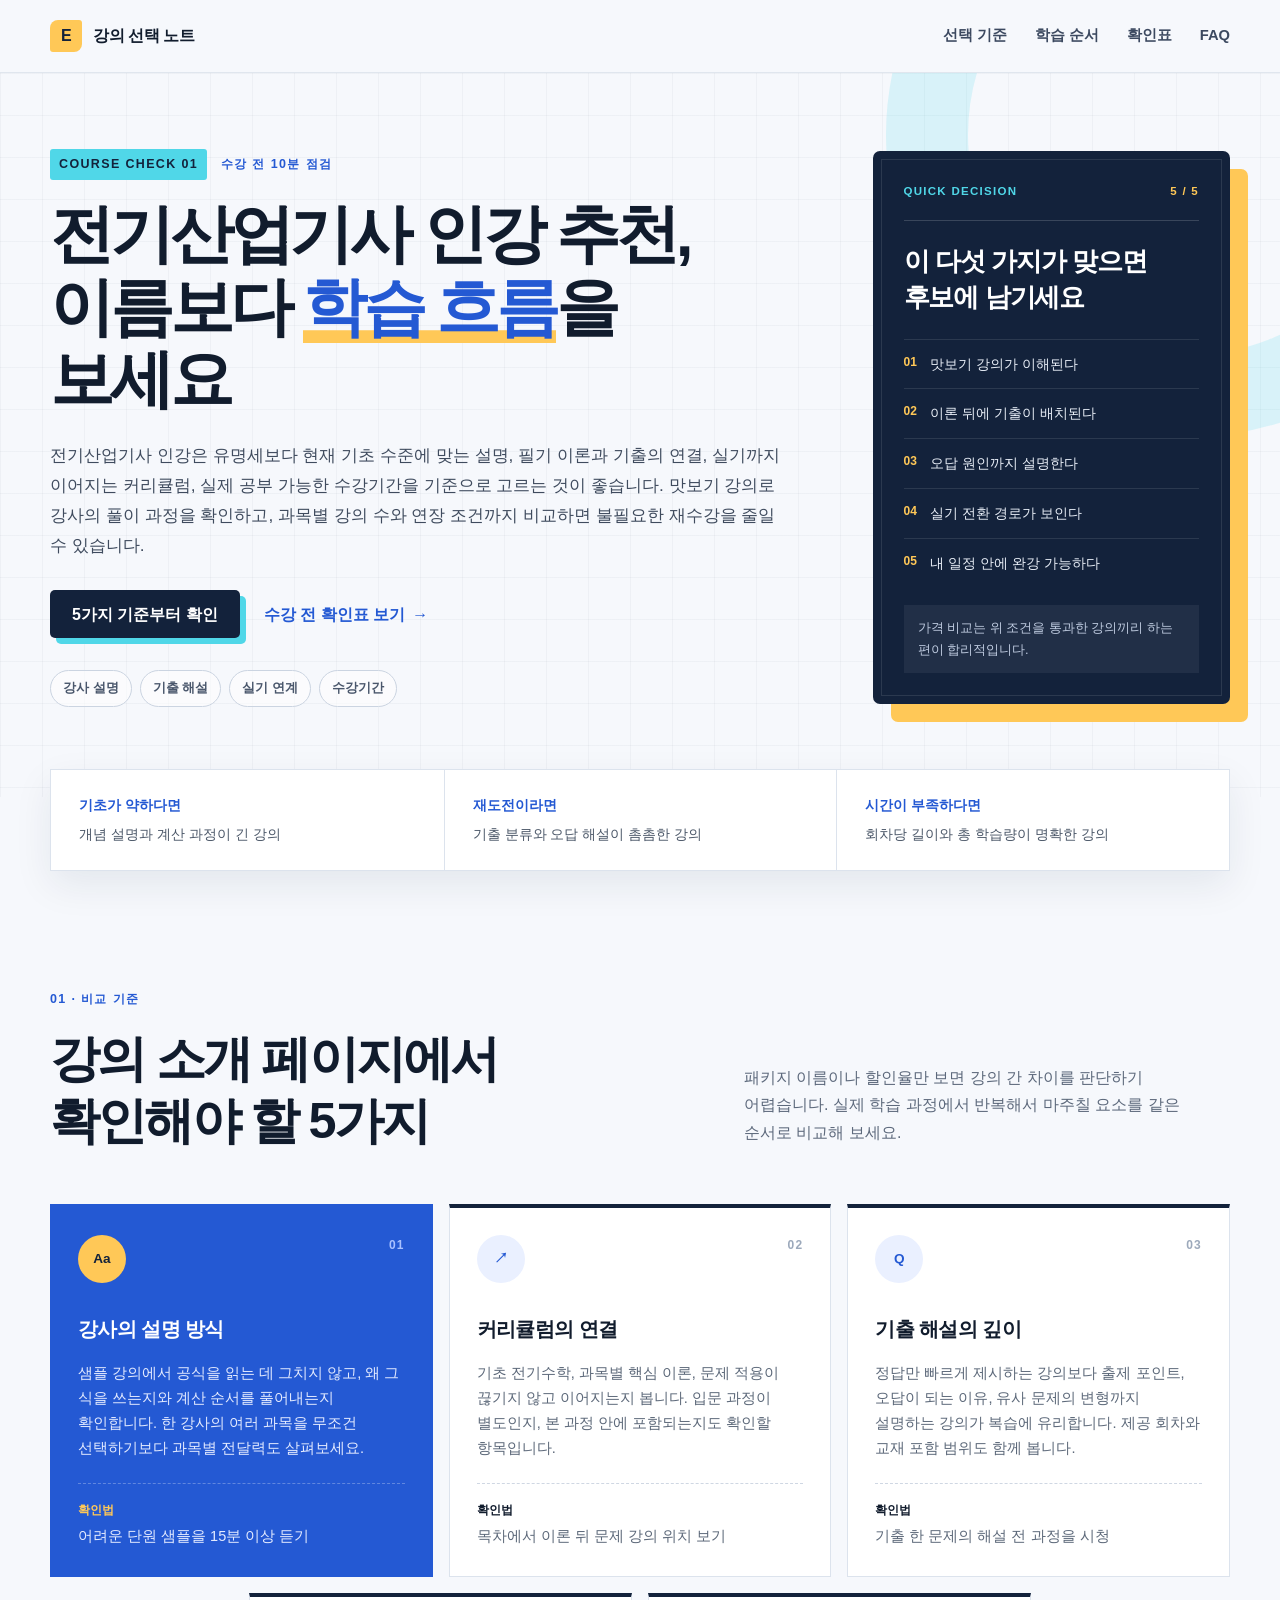
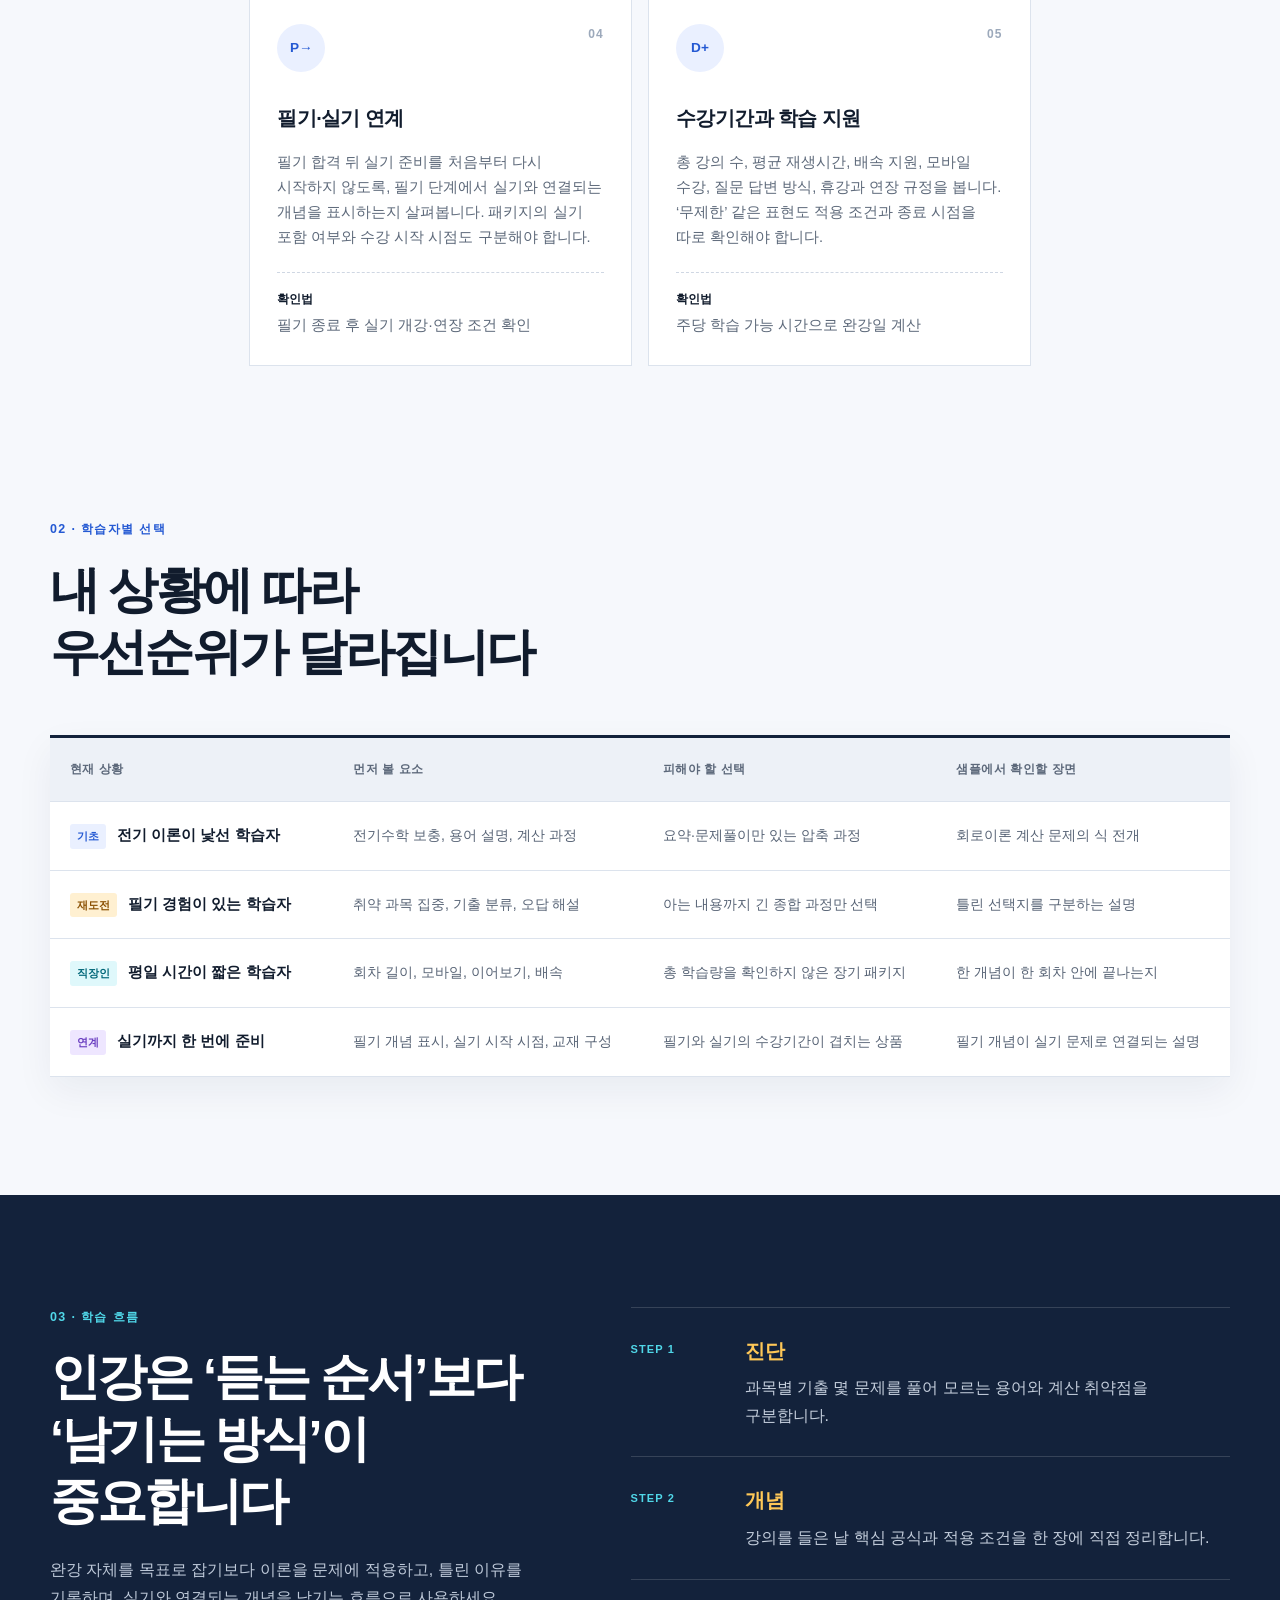
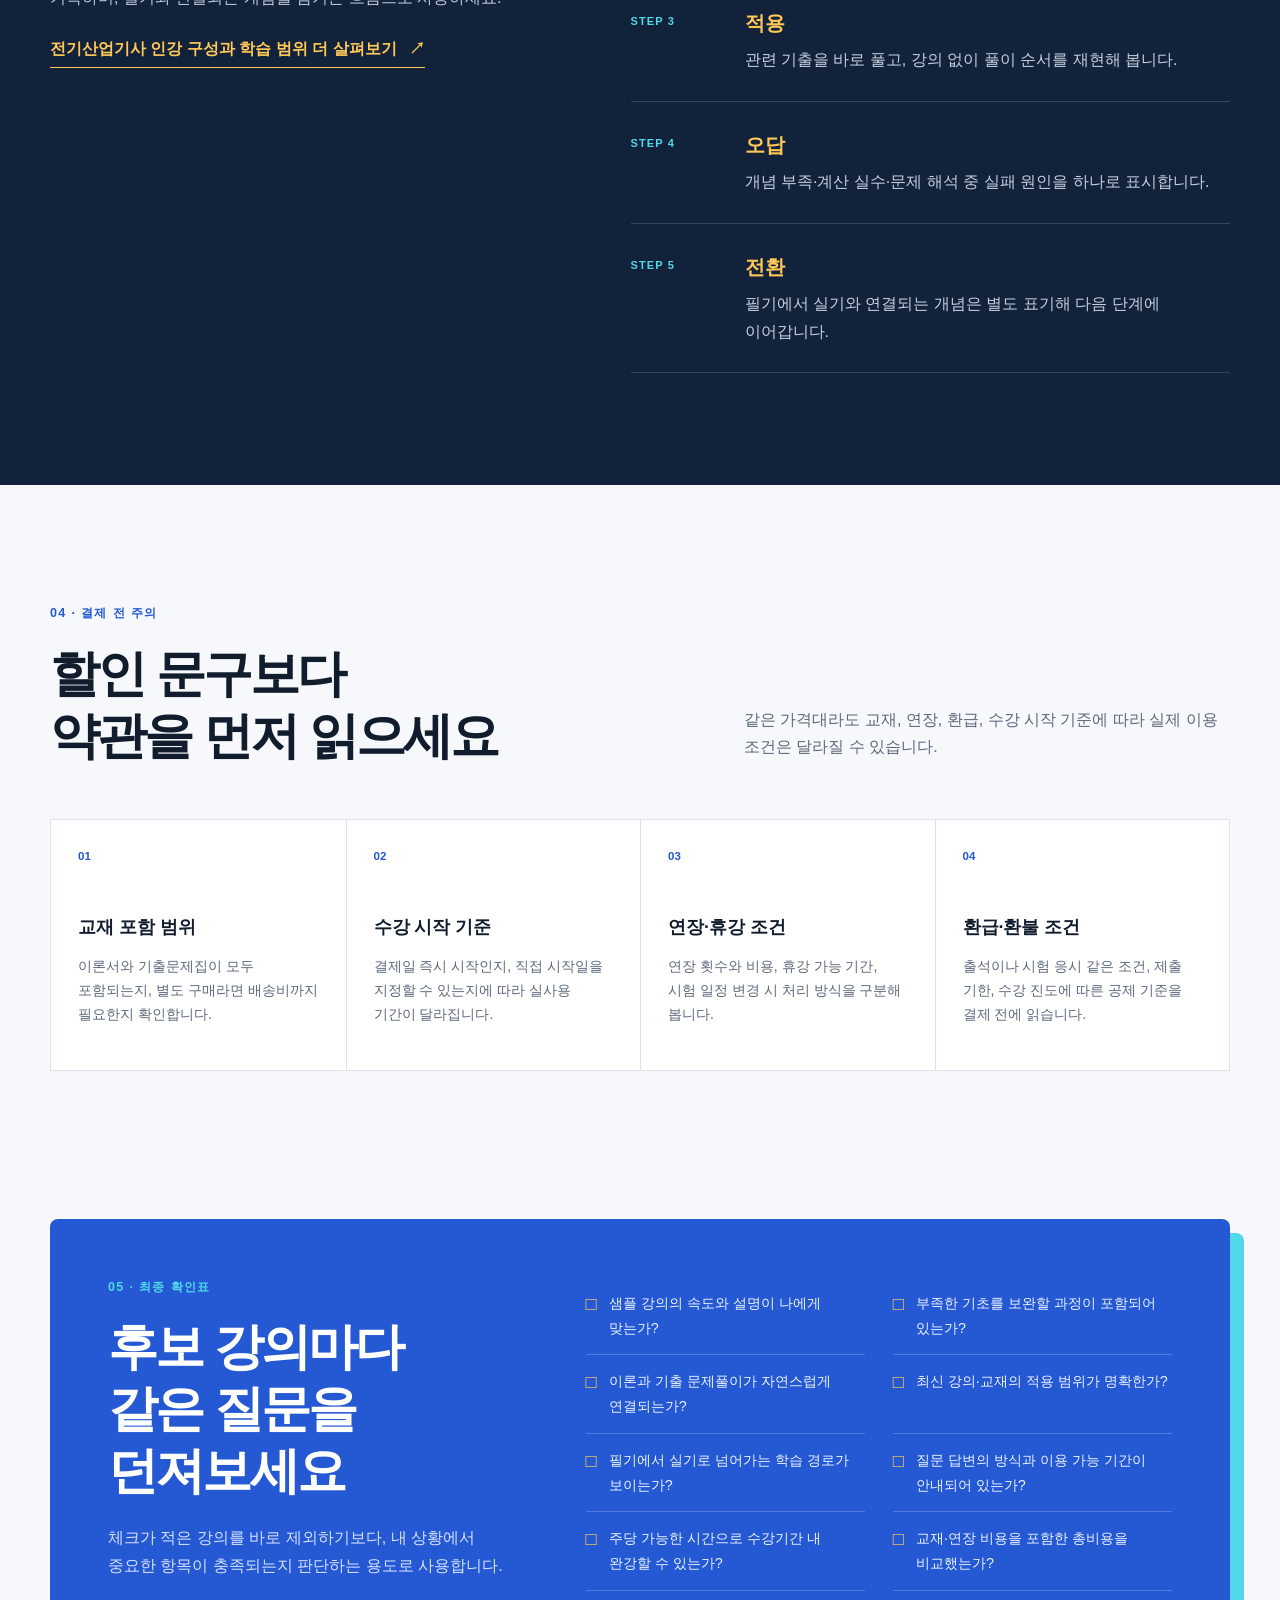
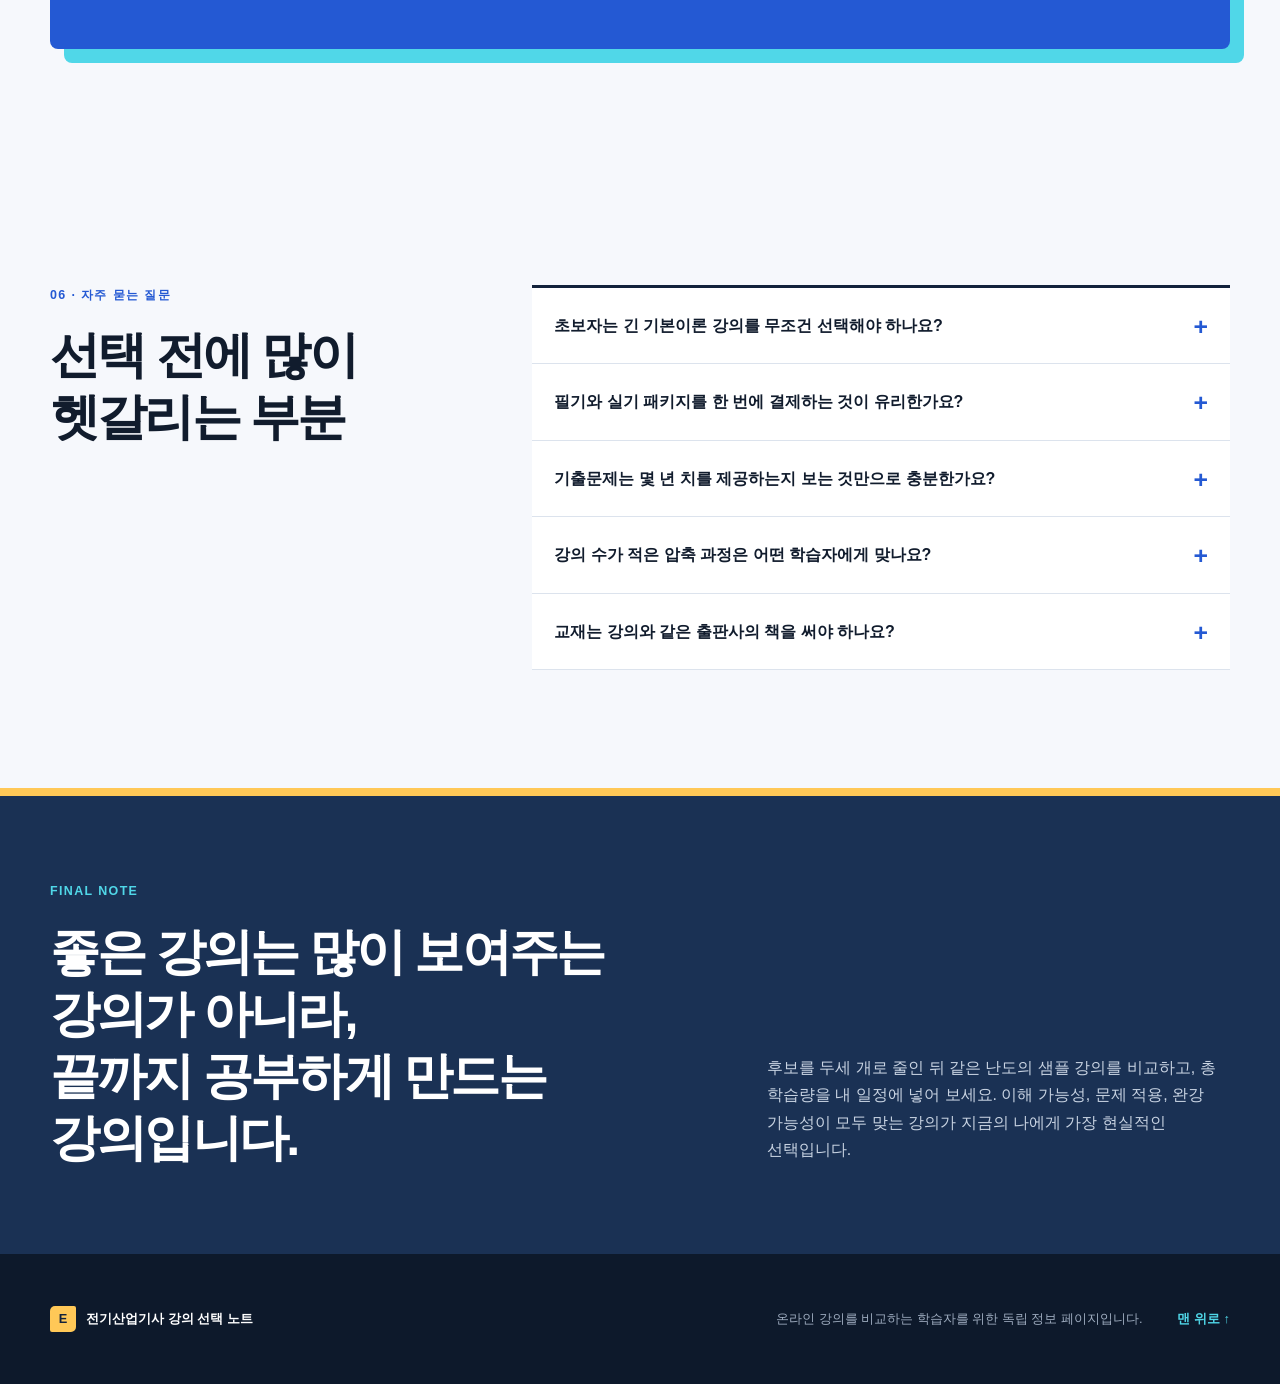
<file: index.html>
<!doctype html>
<html lang="ko">
<head>
  <meta charset="utf-8">
  <meta name="viewport" content="width=device-width, initial-scale=1">
  <title>전기산업기사 인강 추천 기준 | 강사·커리큘럼·기출·실기 비교 가이드</title>
  <meta name="description" content="전기산업기사 인강 추천 시 강사 설명 방식, 필기 커리큘럼, 기출 해설, 실기 연계, 수강기간과 학습 지원을 비교하는 현실적인 선택 기준을 정리했습니다.">
  <meta name="robots" content="index, follow">
  <link rel="canonical" href="https://electric-industrial-course-guide.github.io/">
  <link rel="icon" type="image/svg+xml" href="favicon.svg">
  <meta property="og:type" content="article">
  <meta property="og:locale" content="ko_KR">
  <meta property="og:site_name" content="전기산업기사 강의 선택 노트">
  <meta property="og:title" content="전기산업기사 인강 추천 기준">
  <meta property="og:description" content="강사, 커리큘럼, 기출, 실기 연계와 수강기간을 한 번에 비교하는 학습자 중심 가이드">
  <meta property="og:url" content="https://electric-industrial-course-guide.github.io/">
  <meta name="twitter:card" content="summary">
  <meta name="twitter:title" content="전기산업기사 인강 추천 기준">
  <meta name="twitter:description" content="나에게 맞는 전기산업기사 온라인 강의를 고르는 비교 기준과 학습 순서">
  <link rel="stylesheet" href="style.css">
  <script type="application/ld+json">
  {
    "@context": "https://schema.org",
    "@type": "Article",
    "headline": "전기산업기사 인강 추천 기준",
    "description": "전기산업기사 온라인 강의를 고를 때 확인할 강사, 커리큘럼, 기출, 실기 연계와 수강기간 비교 기준",
    "inLanguage": "ko-KR",
    "mainEntityOfPage": "https://electric-industrial-course-guide.github.io/",
    "url": "https://electric-industrial-course-guide.github.io/"
  }
  </script>
</head>
<body>
  <a class="skip-link" href="#main">본문으로 바로가기</a>
  <header class="site-header">
    <div class="header-inner">
      <a class="brand" href="#top" aria-label="전기산업기사 강의 선택 노트 처음으로"><span class="brand-mark" aria-hidden="true">E</span><span>강의 선택 노트</span></a>
      <nav aria-label="주요 메뉴"><a href="#criteria">선택 기준</a><a href="#roadmap">학습 순서</a><a href="#checklist">확인표</a><a href="#faq">FAQ</a></nav>
    </div>
  </header>

  <main id="main">
    <section class="hero" id="top">
      <div class="hero-grid">
        <div class="hero-copy">
          <p class="eyebrow"><span>COURSE CHECK 01</span> 수강 전 10분 점검</p>
          <h1>전기산업기사 인강 추천,<br>이름보다 <em>학습 흐름</em>을 보세요</h1>
          <p class="lead">전기산업기사 인강은 유명세보다 현재 기초 수준에 맞는 설명, 필기 이론과 기출의 연결, 실기까지 이어지는 커리큘럼, 실제 공부 가능한 수강기간을 기준으로 고르는 것이 좋습니다. 맛보기 강의로 강사의 풀이 과정을 확인하고, 과목별 강의 수와 연장 조건까지 비교하면 불필요한 재수강을 줄일 수 있습니다.</p>
          <div class="hero-actions"><a class="button primary" href="#criteria">5가지 기준부터 확인</a><a class="button text-button" href="#checklist">수강 전 확인표 보기 <span aria-hidden="true">→</span></a></div>
          <ul class="quick-tags" aria-label="핵심 비교 항목"><li>강사 설명</li><li>기출 해설</li><li>실기 연계</li><li>수강기간</li></ul>
        </div>
        <aside class="decision-card" aria-labelledby="decision-title">
          <div class="card-topline"><span>QUICK DECISION</span><span class="card-number">5 / 5</span></div>
          <h2 id="decision-title">이 다섯 가지가 맞으면<br>후보에 남기세요</h2>
          <ol class="mini-checklist">
            <li><span>01</span>맛보기 강의가 이해된다</li><li><span>02</span>이론 뒤에 기출이 배치된다</li><li><span>03</span>오답 원인까지 설명한다</li><li><span>04</span>실기 전환 경로가 보인다</li><li><span>05</span>내 일정 안에 완강 가능하다</li>
          </ol>
          <p class="card-note">가격 비교는 위 조건을 통과한 강의끼리 하는 편이 합리적입니다.</p>
        </aside>
      </div>
    </section>

    <section class="signal-strip" aria-label="추천 판단 요약">
      <div><strong>기초가 약하다면</strong><span>개념 설명과 계산 과정이 긴 강의</span></div><div><strong>재도전이라면</strong><span>기출 분류와 오답 해설이 촘촘한 강의</span></div><div><strong>시간이 부족하다면</strong><span>회차당 길이와 총 학습량이 명확한 강의</span></div>
    </section>

    <section class="section criteria-section" id="criteria">
      <div class="section-heading"><div><p class="section-kicker">01 · 비교 기준</p><h2>강의 소개 페이지에서<br>확인해야 할 5가지</h2></div><p>패키지 이름이나 할인율만 보면 강의 간 차이를 판단하기 어렵습니다. 실제 학습 과정에서 반복해서 마주칠 요소를 같은 순서로 비교해 보세요.</p></div>
      <div class="criteria-grid">
        <article class="criterion featured"><span class="criterion-index">01</span><div class="criterion-icon" aria-hidden="true">Aa</div><h3>강사의 설명 방식</h3><p>샘플 강의에서 공식을 읽는 데 그치지 않고, 왜 그 식을 쓰는지와 계산 순서를 풀어내는지 확인합니다. 한 강사의 여러 과목을 무조건 선택하기보다 과목별 전달력도 살펴보세요.</p><p class="test-line"><strong>확인법</strong> 어려운 단원 샘플을 15분 이상 듣기</p></article>
        <article class="criterion"><span class="criterion-index">02</span><div class="criterion-icon" aria-hidden="true">↗</div><h3>커리큘럼의 연결</h3><p>기초 전기수학, 과목별 핵심 이론, 문제 적용이 끊기지 않고 이어지는지 봅니다. 입문 과정이 별도인지, 본 과정 안에 포함되는지도 확인할 항목입니다.</p><p class="test-line"><strong>확인법</strong> 목차에서 이론 뒤 문제 강의 위치 보기</p></article>
        <article class="criterion"><span class="criterion-index">03</span><div class="criterion-icon" aria-hidden="true">Q</div><h3>기출 해설의 깊이</h3><p>정답만 빠르게 제시하는 강의보다 출제 포인트, 오답이 되는 이유, 유사 문제의 변형까지 설명하는 강의가 복습에 유리합니다. 제공 회차와 교재 포함 범위도 함께 봅니다.</p><p class="test-line"><strong>확인법</strong> 기출 한 문제의 해설 전 과정을 시청</p></article>
        <article class="criterion"><span class="criterion-index">04</span><div class="criterion-icon" aria-hidden="true">P→</div><h3>필기·실기 연계</h3><p>필기 합격 뒤 실기 준비를 처음부터 다시 시작하지 않도록, 필기 단계에서 실기와 연결되는 개념을 표시하는지 살펴봅니다. 패키지의 실기 포함 여부와 수강 시작 시점도 구분해야 합니다.</p><p class="test-line"><strong>확인법</strong> 필기 종료 후 실기 개강·연장 조건 확인</p></article>
        <article class="criterion"><span class="criterion-index">05</span><div class="criterion-icon" aria-hidden="true">D+</div><h3>수강기간과 학습 지원</h3><p>총 강의 수, 평균 재생시간, 배속 지원, 모바일 수강, 질문 답변 방식, 휴강과 연장 규정을 봅니다. ‘무제한’ 같은 표현도 적용 조건과 종료 시점을 따로 확인해야 합니다.</p><p class="test-line"><strong>확인법</strong> 주당 학습 가능 시간으로 완강일 계산</p></article>
      </div>
    </section>

    <section class="section fit-section" id="fit">
      <div class="section-heading compact"><div><p class="section-kicker">02 · 학습자별 선택</p><h2>내 상황에 따라<br>우선순위가 달라집니다</h2></div></div>
      <div class="fit-table-wrap" role="region" aria-label="학습자 상황별 강의 선택표" tabindex="0">
        <table class="fit-table"><thead><tr><th scope="col">현재 상황</th><th scope="col">먼저 볼 요소</th><th scope="col">피해야 할 선택</th><th scope="col">샘플에서 확인할 장면</th></tr></thead><tbody>
          <tr><th scope="row"><span class="level beginner">기초</span> 전기 이론이 낯선 학습자</th><td>전기수학 보충, 용어 설명, 계산 과정</td><td>요약·문제풀이만 있는 압축 과정</td><td>회로이론 계산 문제의 식 전개</td></tr>
          <tr><th scope="row"><span class="level retry">재도전</span> 필기 경험이 있는 학습자</th><td>취약 과목 집중, 기출 분류, 오답 해설</td><td>아는 내용까지 긴 종합 과정만 선택</td><td>틀린 선택지를 구분하는 설명</td></tr>
          <tr><th scope="row"><span class="level worker">직장인</span> 평일 시간이 짧은 학습자</th><td>회차 길이, 모바일, 이어보기, 배속</td><td>총 학습량을 확인하지 않은 장기 패키지</td><td>한 개념이 한 회차 안에 끝나는지</td></tr>
          <tr><th scope="row"><span class="level practical">연계</span> 실기까지 한 번에 준비</th><td>필기 개념 표시, 실기 시작 시점, 교재 구성</td><td>필기와 실기의 수강기간이 겹치는 상품</td><td>필기 개념이 실기 문제로 연결되는 설명</td></tr>
        </tbody></table>
      </div>
    </section>

    <section class="section roadmap-section" id="roadmap">
      <div class="roadmap-layout">
        <div class="roadmap-intro"><p class="section-kicker light">03 · 학습 흐름</p><h2>인강은 ‘듣는 순서’보다<br>‘남기는 방식’이 중요합니다</h2><p>완강 자체를 목표로 잡기보다 이론을 문제에 적용하고, 틀린 이유를 기록하며, 실기와 연결되는 개념을 남기는 흐름으로 사용하세요.</p><a class="inline-link" href="https://engineerlab-guide.netlify.app/electric-industrial/">전기산업기사 인강 구성과 학습 범위 더 살펴보기 <span aria-hidden="true">↗</span></a></div>
        <ol class="roadmap-list">
          <li><span class="step">STEP 1</span><div><h3>진단</h3><p>과목별 기출 몇 문제를 풀어 모르는 용어와 계산 취약점을 구분합니다.</p></div></li>
          <li><span class="step">STEP 2</span><div><h3>개념</h3><p>강의를 들은 날 핵심 공식과 적용 조건을 한 장에 직접 정리합니다.</p></div></li>
          <li><span class="step">STEP 3</span><div><h3>적용</h3><p>관련 기출을 바로 풀고, 강의 없이 풀이 순서를 재현해 봅니다.</p></div></li>
          <li><span class="step">STEP 4</span><div><h3>오답</h3><p>개념 부족·계산 실수·문제 해석 중 실패 원인을 하나로 표시합니다.</p></div></li>
          <li><span class="step">STEP 5</span><div><h3>전환</h3><p>필기에서 실기와 연결되는 개념은 별도 표기해 다음 단계에 이어갑니다.</p></div></li>
        </ol>
      </div>
    </section>

    <section class="section warning-section" id="warning">
      <div class="section-heading"><div><p class="section-kicker">04 · 결제 전 주의</p><h2>할인 문구보다<br>약관을 먼저 읽으세요</h2></div><p>같은 가격대라도 교재, 연장, 환급, 수강 시작 기준에 따라 실제 이용 조건은 달라질 수 있습니다.</p></div>
      <div class="warning-grid">
        <article><span aria-hidden="true">01</span><h3>교재 포함 범위</h3><p>이론서와 기출문제집이 모두 포함되는지, 별도 구매라면 배송비까지 필요한지 확인합니다.</p></article>
        <article><span aria-hidden="true">02</span><h3>수강 시작 기준</h3><p>결제일 즉시 시작인지, 직접 시작일을 지정할 수 있는지에 따라 실사용 기간이 달라집니다.</p></article>
        <article><span aria-hidden="true">03</span><h3>연장·휴강 조건</h3><p>연장 횟수와 비용, 휴강 가능 기간, 시험 일정 변경 시 처리 방식을 구분해 봅니다.</p></article>
        <article><span aria-hidden="true">04</span><h3>환급·환불 조건</h3><p>출석이나 시험 응시 같은 조건, 제출 기한, 수강 진도에 따른 공제 기준을 결제 전에 읽습니다.</p></article>
      </div>
    </section>

    <section class="section checklist-section" id="checklist">
      <div class="checklist-panel">
        <div class="checklist-title"><p class="section-kicker light">05 · 최종 확인표</p><h2>후보 강의마다<br>같은 질문을 던져보세요</h2><p>체크가 적은 강의를 바로 제외하기보다, 내 상황에서 중요한 항목이 충족되는지 판단하는 용도로 사용합니다.</p></div>
        <div class="check-items">
          <p><span aria-hidden="true">□</span> 샘플 강의의 속도와 설명이 나에게 맞는가?</p><p><span aria-hidden="true">□</span> 부족한 기초를 보완할 과정이 포함되어 있는가?</p><p><span aria-hidden="true">□</span> 이론과 기출 문제풀이가 자연스럽게 연결되는가?</p><p><span aria-hidden="true">□</span> 최신 강의·교재의 적용 범위가 명확한가?</p><p><span aria-hidden="true">□</span> 필기에서 실기로 넘어가는 학습 경로가 보이는가?</p><p><span aria-hidden="true">□</span> 질문 답변의 방식과 이용 가능 기간이 안내되어 있는가?</p><p><span aria-hidden="true">□</span> 주당 가능한 시간으로 수강기간 내 완강할 수 있는가?</p><p><span aria-hidden="true">□</span> 교재·연장 비용을 포함한 총비용을 비교했는가?</p>
        </div>
      </div>
    </section>

    <section class="section faq-section" id="faq">
      <div class="faq-heading"><p class="section-kicker">06 · 자주 묻는 질문</p><h2>선택 전에 많이 헷갈리는 부분</h2></div>
      <div class="faq-list">
        <details><summary>초보자는 긴 기본이론 강의를 무조건 선택해야 하나요?</summary><p>강의 길이보다 설명 범위가 중요합니다. 전기수학과 핵심 용어를 보완할 수 있는지, 계산 과정을 생략하지 않는지 먼저 보세요. 이미 아는 단원을 건너뛸 수 있도록 강의가 세분화되어 있으면 전체 과정이 길어도 시간을 조절하기 쉽습니다.</p></details>
        <details><summary>필기와 실기 패키지를 한 번에 결제하는 것이 유리한가요?</summary><p>실기까지 이어서 준비할 계획이 분명하고 수강기간이 충분하다면 편리할 수 있습니다. 다만 필기 준비 기간에 실기 수강기간이 함께 줄어드는지, 필기 불합격 시 연장할 수 있는지, 각각 구매할 때의 총비용과 비교했는지 확인해야 합니다.</p></details>
        <details><summary>기출문제는 몇 년 치를 제공하는지 보는 것만으로 충분한가요?</summary><p>제공 범위와 함께 해설 방식을 확인하는 편이 좋습니다. 문제 유형을 단원별로 묶어 주는지, 오답 선택지의 이유를 설명하는지, 유사한 변형에 적용할 기준을 알려주는지가 실제 복습 효율에 더 직접적인 영향을 줍니다.</p></details>
        <details><summary>강의 수가 적은 압축 과정은 어떤 학습자에게 맞나요?</summary><p>기본 개념을 이미 공부했고 취약점을 특정할 수 있는 학습자에게 맞을 가능성이 높습니다. 처음 준비한다면 압축 과정의 샘플에서 용어와 식 전개가 이해되는지 확인하고, 부족한 부분을 보완할 별도 기초 강좌가 있는지도 살펴보세요.</p></details>
        <details><summary>교재는 강의와 같은 출판사의 책을 써야 하나요?</summary><p>판서 순서, 문제 번호, 정오표 안내가 강의와 연동된다면 지정 교재가 편리합니다. 다른 교재를 사용하려면 강의 목차와 단원 구성이 대응되는지, 강사가 화면에 문제를 충분히 제시하는지부터 확인하는 것이 좋습니다.</p></details>
      </div>
    </section>

    <section class="closing"><div><p class="section-kicker light">FINAL NOTE</p><h2>좋은 강의는 많이 보여주는 강의가 아니라,<br>끝까지 공부하게 만드는 강의입니다.</h2></div><p>후보를 두세 개로 줄인 뒤 같은 난도의 샘플 강의를 비교하고, 총 학습량을 내 일정에 넣어 보세요. 이해 가능성, 문제 적용, 완강 가능성이 모두 맞는 강의가 지금의 나에게 가장 현실적인 선택입니다.</p></section>
  </main>
  <footer><div class="footer-inner"><div class="footer-brand"><span aria-hidden="true">E</span><strong>전기산업기사 강의 선택 노트</strong></div><p>온라인 강의를 비교하는 학습자를 위한 독립 정보 페이지입니다.</p><a href="#top">맨 위로 ↑</a></div></footer>
</body>
</html>
</file>
<file: style.css>
:root{--ink:#111c2d;--navy:#13223b;--navy-2:#1a3154;--blue:#2459d3;--cyan:#50d7e8;--amber:#ffc857;--paper:#f6f8fc;--white:#fff;--muted:#5d697c;--line:#dce3ed;--soft-blue:#eaf0ff;--max:1180px}
*{box-sizing:border-box}html{scroll-behavior:smooth}body{margin:0;color:var(--ink);background:var(--paper);font-family:"Pretendard","Noto Sans KR","Apple SD Gothic Neo","Malgun Gothic",sans-serif;font-size:16px;line-height:1.72;word-break:keep-all}a{color:inherit}.skip-link{position:fixed;z-index:100;top:-100px;left:16px;padding:10px 16px;color:#fff;background:var(--blue)}.skip-link:focus{top:12px}
.site-header{position:sticky;z-index:20;top:0;border-bottom:1px solid rgba(220,227,237,.85);background:rgba(246,248,252,.92);backdrop-filter:blur(14px)}.header-inner{width:min(calc(100% - 40px),var(--max));min-height:72px;margin:auto;display:flex;align-items:center;justify-content:space-between;gap:28px}.brand{display:inline-flex;align-items:center;gap:11px;font-weight:800;text-decoration:none;letter-spacing:-.03em}.brand-mark{width:32px;height:32px;display:grid;place-items:center;color:var(--navy);background:var(--amber);border-radius:8px 3px 8px 3px;font-weight:900}nav{display:flex;gap:28px}nav a{color:#3c4960;font-size:.92rem;font-weight:700;text-decoration:none}nav a:hover,nav a:focus-visible{color:var(--blue)}
.hero{position:relative;overflow:hidden;padding:76px 20px 90px;background:linear-gradient(rgba(19,34,59,.035) 1px,transparent 1px),linear-gradient(90deg,rgba(19,34,59,.035) 1px,transparent 1px),var(--paper);background-size:42px 42px}.hero:before{content:"";position:absolute;width:440px;height:440px;right:-210px;top:-240px;border:82px solid rgba(80,215,232,.18);border-radius:50%}.hero-grid{position:relative;width:min(100%,var(--max));margin:auto;display:grid;grid-template-columns:minmax(0,1.35fr) minmax(320px,.65fr);gap:80px;align-items:center}.eyebrow,.section-kicker{margin:0 0 18px;color:var(--blue);font-size:.78rem;font-weight:900;letter-spacing:.11em;text-transform:uppercase}.eyebrow span{display:inline-block;margin-right:9px;padding:5px 9px;color:var(--navy);background:var(--cyan);border-radius:3px}h1,h2,h3,p{margin-top:0}h1{max-width:780px;margin-bottom:26px;font-size:clamp(2.55rem,5vw,4.75rem);line-height:1.13;letter-spacing:-.065em}h1 em{color:var(--blue);font-style:normal;box-shadow:inset 0 -.2em var(--amber)}.lead{max-width:760px;margin-bottom:30px;color:#3f4b5e;font-size:1.08rem}.hero-actions{display:flex;align-items:center;gap:16px;margin-bottom:32px}.button{display:inline-flex;align-items:center;min-height:48px;font-weight:800;text-decoration:none}.button.primary{padding:0 22px;color:#fff;background:var(--navy);border-radius:5px;box-shadow:6px 6px 0 var(--cyan)}.button.primary:hover{transform:translate(2px,2px);box-shadow:4px 4px 0 var(--cyan)}.text-button{padding:0 8px;color:var(--blue)}.text-button span{margin-left:7px}.quick-tags{display:flex;flex-wrap:wrap;gap:8px;margin:0;padding:0;list-style:none}.quick-tags li{padding:6px 12px;border:1px solid #cbd4e1;border-radius:99px;color:#4a576c;font-size:.82rem;font-weight:700;background:rgba(255,255,255,.55)}
.decision-card{position:relative;padding:31px;color:#fff;background:var(--navy);border-radius:7px;box-shadow:18px 18px 0 var(--amber)}.decision-card:before{content:"";position:absolute;inset:8px;border:1px solid rgba(255,255,255,.1);pointer-events:none}.card-topline{display:flex;justify-content:space-between;padding-bottom:18px;border-bottom:1px solid rgba(255,255,255,.16);color:var(--cyan);font-size:.72rem;font-weight:900;letter-spacing:.11em}.card-number{color:var(--amber)}.decision-card h2{margin:23px 0;font-size:1.65rem;line-height:1.35;letter-spacing:-.04em}.mini-checklist{margin:0;padding:0;list-style:none}.mini-checklist li{display:flex;gap:13px;padding:12px 0;border-top:1px solid rgba(255,255,255,.1);color:#e7edf6;font-size:.9rem}.mini-checklist li span{color:var(--amber);font-size:.75rem;font-weight:900}.card-note{margin:18px 0 0;padding:12px 14px;color:#bfcbe0;background:rgba(255,255,255,.06);font-size:.8rem}
.signal-strip{display:grid;grid-template-columns:repeat(3,1fr);width:min(calc(100% - 40px),var(--max));margin:-28px auto 0;position:relative;z-index:2;border:1px solid var(--line);background:#fff;box-shadow:0 14px 38px rgba(19,34,59,.08)}.signal-strip div{padding:24px 28px}.signal-strip div+div{border-left:1px solid var(--line)}.signal-strip strong,.signal-strip span{display:block}.signal-strip strong{margin-bottom:4px;color:var(--blue);font-size:.86rem}.signal-strip span{color:#4c5869;font-size:.88rem}
.section{width:min(calc(100% - 40px),var(--max));margin:auto;padding:118px 0}.section-heading{display:grid;grid-template-columns:1.1fr .9fr;gap:100px;align-items:end;margin-bottom:52px}.section-heading h2,.faq-heading h2,.checklist-title h2,.roadmap-intro h2,.closing h2{margin-bottom:0;font-size:clamp(2rem,4vw,3.15rem);line-height:1.23;letter-spacing:-.055em}.section-heading>p{max-width:500px;margin:0 0 6px;color:var(--muted)}.section-heading.compact{display:block}
.criteria-grid{display:grid;grid-template-columns:repeat(6,1fr);gap:16px}.criterion{grid-column:span 2;min-height:340px;padding:27px;border:1px solid var(--line);border-top:4px solid var(--navy);background:#fff}.criterion:nth-child(4){grid-column:2/span 2}.criterion.featured{color:#fff;border-color:var(--blue);background:var(--blue)}.criterion-index{float:right;color:#9ca9bb;font-size:.75rem;font-weight:900;letter-spacing:.1em}.featured .criterion-index{color:#a9c1ff}.criterion-icon{width:48px;height:48px;display:grid;place-items:center;margin-bottom:30px;color:var(--blue);background:var(--soft-blue);border-radius:50%;font-size:.85rem;font-weight:900}.featured .criterion-icon{color:var(--navy);background:var(--amber)}.criterion h3{margin-bottom:14px;font-size:1.23rem;letter-spacing:-.03em}.criterion p{color:#5d697a;font-size:.91rem}.featured p{color:#e4ebff}.test-line{margin:22px 0 0;padding-top:16px;border-top:1px dashed #cfd7e3}.featured .test-line{border-color:rgba(255,255,255,.28)}.test-line strong{display:block;margin-bottom:3px;color:var(--ink);font-size:.76rem}.featured .test-line strong{color:var(--amber)}
.fit-section{padding-top:35px}.fit-table-wrap{overflow-x:auto;border-top:3px solid var(--navy);background:#fff;box-shadow:0 14px 36px rgba(22,41,73,.06)}.fit-table{width:100%;min-width:840px;border-collapse:collapse;text-align:left}.fit-table th,.fit-table td{padding:21px 20px;border-bottom:1px solid var(--line);vertical-align:top}.fit-table thead th{color:#5c687a;background:#edf1f7;font-size:.78rem;letter-spacing:.04em}.fit-table tbody th{width:24%;font-size:.93rem}.fit-table td{color:#586476;font-size:.88rem}.level{display:inline-block;margin-right:7px;padding:3px 7px;color:var(--blue);background:var(--soft-blue);border-radius:3px;font-size:.68rem}.level.retry{color:#8a4f00;background:#fff0d1}.level.worker{color:#006779;background:#dff8fb}.level.practical{color:#6b3fc1;background:#eee6ff}
.roadmap-section{width:100%;max-width:none;padding:112px max(20px,calc((100% - var(--max))/2));color:#fff;background:var(--navy)}.roadmap-layout{display:grid;grid-template-columns:.9fr 1.1fr;gap:90px}.section-kicker.light{color:var(--cyan)}.roadmap-intro{position:sticky;top:110px;align-self:start}.roadmap-intro>p:not(.section-kicker){max-width:500px;margin:24px 0;color:#bec9d9}.inline-link{display:inline-block;padding-bottom:4px;border-bottom:1px solid var(--amber);color:var(--amber);font-weight:800;text-decoration:none}.inline-link span{margin-left:8px}.roadmap-list{margin:0;padding:0;list-style:none}.roadmap-list li{display:grid;grid-template-columns:92px 1fr;gap:22px;padding:27px 0;border-top:1px solid rgba(255,255,255,.15)}.roadmap-list li:last-child{border-bottom:1px solid rgba(255,255,255,.15)}.step{padding-top:5px;color:var(--cyan);font-size:.69rem;font-weight:900;letter-spacing:.1em}.roadmap-list h3{margin:0 0 6px;color:var(--amber);font-size:1.22rem}.roadmap-list p{margin:0;color:#c5cfdd}
.warning-grid{display:grid;grid-template-columns:repeat(4,1fr);border:1px solid var(--line);background:#fff}.warning-grid article{min-height:250px;padding:27px}.warning-grid article+article{border-left:1px solid var(--line)}.warning-grid span{display:block;margin-bottom:45px;color:var(--blue);font-size:.72rem;font-weight:900}.warning-grid h3{margin-bottom:12px;font-size:1.1rem}.warning-grid p{margin:0;color:var(--muted);font-size:.88rem}
.checklist-section{padding-top:30px}.checklist-panel{display:grid;grid-template-columns:.82fr 1.18fr;gap:70px;padding:58px;color:#fff;background:var(--blue);border-radius:8px;box-shadow:14px 14px 0 var(--cyan)}.checklist-title>p:not(.section-kicker){margin:22px 0 0;color:#d7e1ff}.check-items{display:grid;grid-template-columns:1fr 1fr;gap:0 28px}.check-items p{display:flex;gap:12px;margin:0;padding:14px 0;border-bottom:1px solid rgba(255,255,255,.2);color:#edf2ff;font-size:.9rem}.check-items span{color:var(--amber);font-size:1.15rem;line-height:1.4}
.faq-section{display:grid;grid-template-columns:.72fr 1.28fr;gap:90px}.faq-heading{position:sticky;top:110px;align-self:start}.faq-list{border-top:3px solid var(--navy)}details{border-bottom:1px solid var(--line);background:#fff}summary{position:relative;padding:24px 58px 24px 22px;cursor:pointer;font-weight:800;list-style:none}summary::-webkit-details-marker{display:none}summary:after{content:"+";position:absolute;right:22px;top:18px;color:var(--blue);font-size:1.55rem}details[open] summary:after{content:"−"}details p{margin:0;padding:0 58px 25px 22px;color:var(--muted);font-size:.93rem}
.closing{width:100%;max-width:none;margin:0;padding:85px max(20px,calc((100% - var(--max))/2));display:grid;grid-template-columns:1.15fr .85fr;gap:90px;align-items:end;color:#fff;background:var(--navy-2);border-top:8px solid var(--amber)}.closing>p{max-width:500px;margin:0 0 5px;color:#c8d3e2}footer{color:#9dabbe;background:#0d192b}.footer-inner{width:min(calc(100% - 40px),var(--max));min-height:130px;margin:auto;display:grid;grid-template-columns:1fr auto auto;gap:35px;align-items:center;font-size:.8rem}.footer-brand{display:flex;align-items:center;gap:10px;color:#fff}.footer-brand span{width:26px;height:26px;display:grid;place-items:center;color:var(--navy);background:var(--amber);border-radius:5px 2px;font-weight:900}.footer-inner p{margin:0}.footer-inner a{color:var(--cyan);text-decoration:none;font-weight:800}:focus-visible{outline:3px solid var(--amber);outline-offset:3px}
.error-page{min-height:100vh;display:grid;place-items:center;padding:24px;background:var(--navy)}.error-card{width:min(100%,660px);padding:54px;color:#fff;background:var(--navy-2);border:1px solid rgba(255,255,255,.16);box-shadow:14px 14px 0 var(--amber)}.error-card h1{font-size:clamp(2.3rem,7vw,4.3rem)}.error-card>p:not(.section-kicker){margin-bottom:28px;color:#c8d3e2}.error-card .button.primary{color:var(--navy);background:var(--cyan);box-shadow:5px 5px 0 var(--amber)}
@media(max-width:960px){.hero{padding-top:58px}.hero-grid{grid-template-columns:1fr;gap:52px}.decision-card{max-width:620px}.section-heading{gap:48px}.criteria-grid{grid-template-columns:repeat(2,1fr)}.criterion,.criterion:nth-child(4){grid-column:auto}.criterion:last-child{grid-column:span 2;min-height:auto}.roadmap-layout,.faq-section{grid-template-columns:1fr;gap:52px}.roadmap-intro,.faq-heading{position:static}.warning-grid{grid-template-columns:1fr 1fr}.warning-grid article:nth-child(3){border-left:0;border-top:1px solid var(--line)}.warning-grid article:nth-child(4){border-top:1px solid var(--line)}.checklist-panel{grid-template-columns:1fr;gap:40px}.closing{grid-template-columns:1fr;gap:32px}}
@media(max-width:700px){body{font-size:16px}.header-inner{width:min(calc(100% - 28px),var(--max));min-height:64px}.brand{font-size:.9rem}nav{gap:14px}nav a{display:none}nav a:last-child{display:inline}.hero{padding:44px 14px 70px}h1{font-size:clamp(2.25rem,11.5vw,3.3rem)}.lead{font-size:1rem}.hero-actions{align-items:flex-start;flex-direction:column}.decision-card{padding:25px 22px;box-shadow:10px 10px 0 var(--amber)}.signal-strip{width:calc(100% - 28px);grid-template-columns:1fr;margin-top:-20px}.signal-strip div{padding:18px 20px}.signal-strip div+div{border-top:1px solid var(--line);border-left:0}.section{width:calc(100% - 28px);padding:82px 0}.section-heading{grid-template-columns:1fr;gap:22px;margin-bottom:36px}.section-heading h2,.faq-heading h2,.checklist-title h2,.roadmap-intro h2,.closing h2{font-size:2rem}.criteria-grid{grid-template-columns:1fr}.criterion,.criterion:last-child{grid-column:auto;min-height:auto}.roadmap-section{padding:78px 14px}.roadmap-list li{grid-template-columns:70px 1fr;gap:12px}.warning-grid{grid-template-columns:1fr}.warning-grid article{min-height:auto}.warning-grid article+article{border-top:1px solid var(--line);border-left:0}.warning-grid span{margin-bottom:22px}.checklist-section{padding-top:15px}.checklist-panel{padding:35px 22px;box-shadow:8px 8px 0 var(--cyan)}.check-items{grid-template-columns:1fr}.faq-section{gap:36px}.closing{padding:66px 14px}.footer-inner{width:calc(100% - 28px);grid-template-columns:1fr;gap:12px;padding:34px 0}.error-card{padding:36px 23px;box-shadow:8px 8px 0 var(--amber)}}
@media(prefers-reduced-motion:reduce){html{scroll-behavior:auto}*,*:before,*:after{transition:none!important}}
</file>
